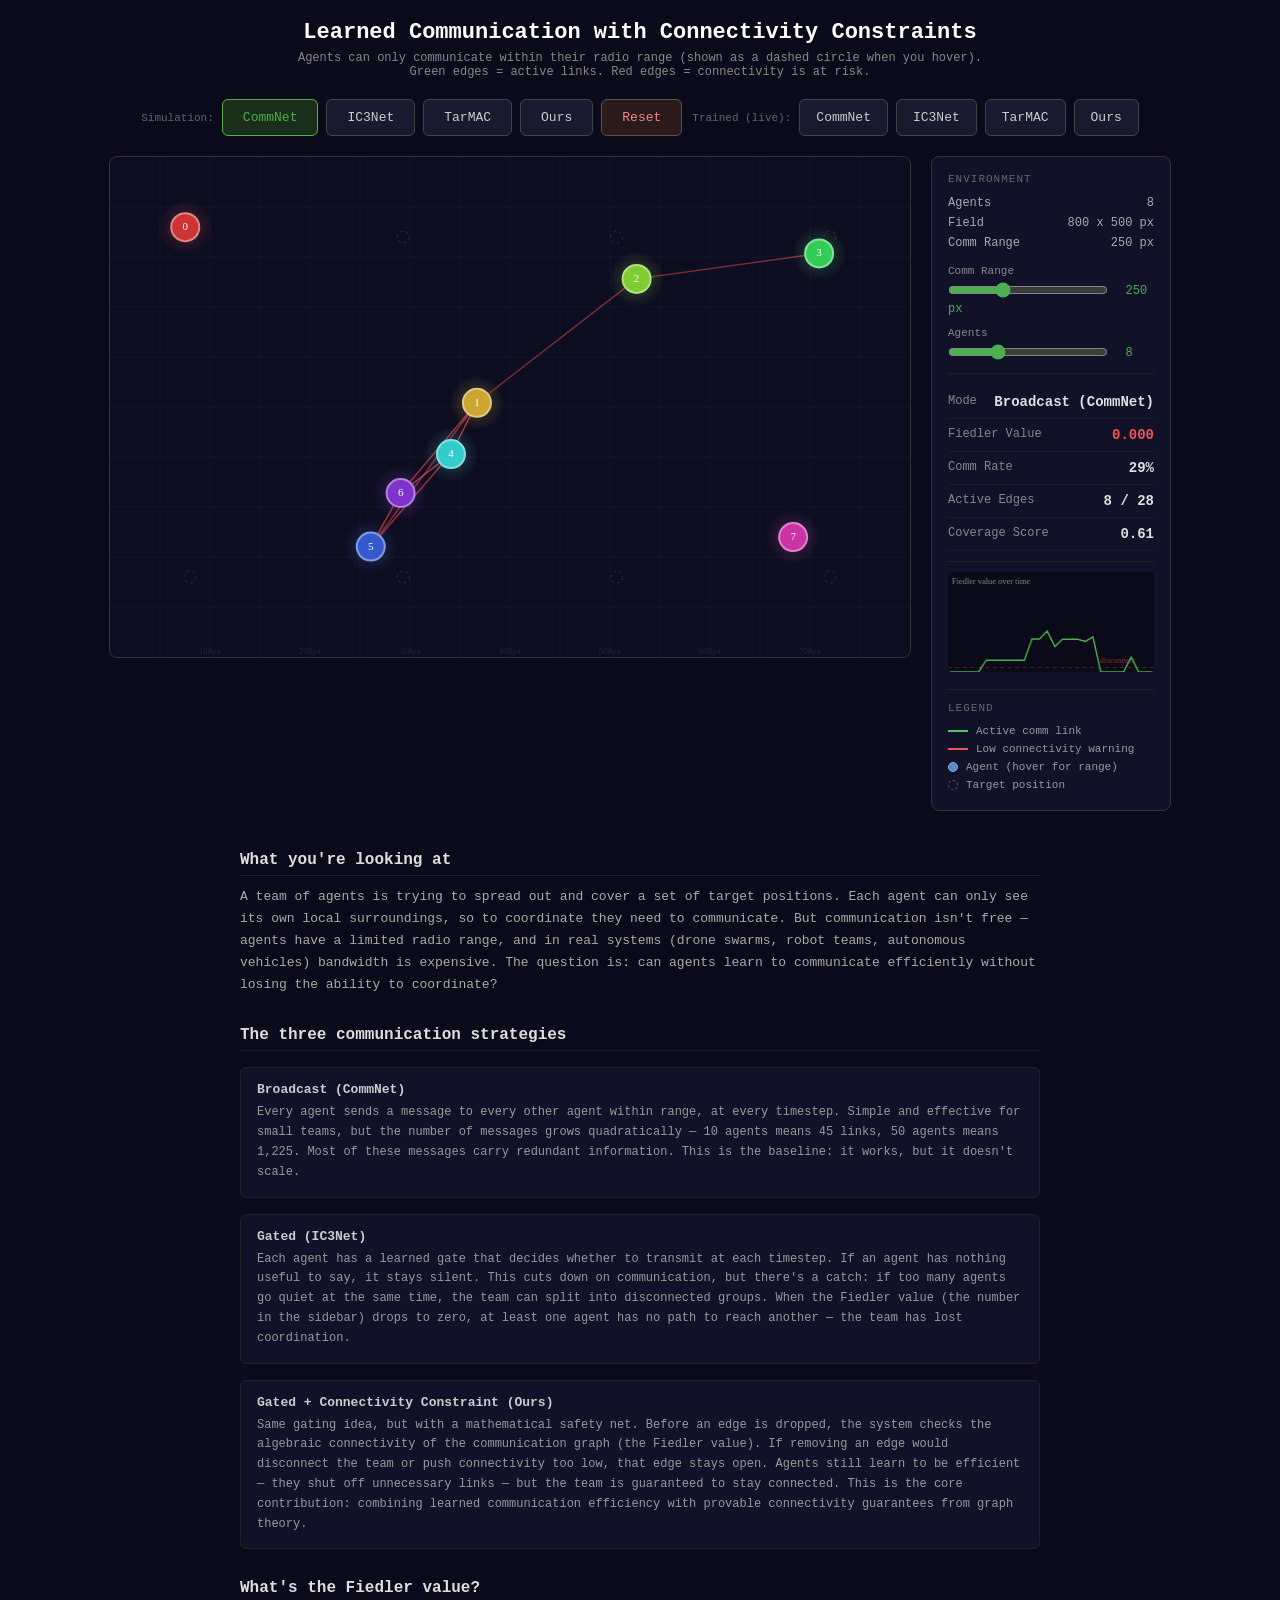
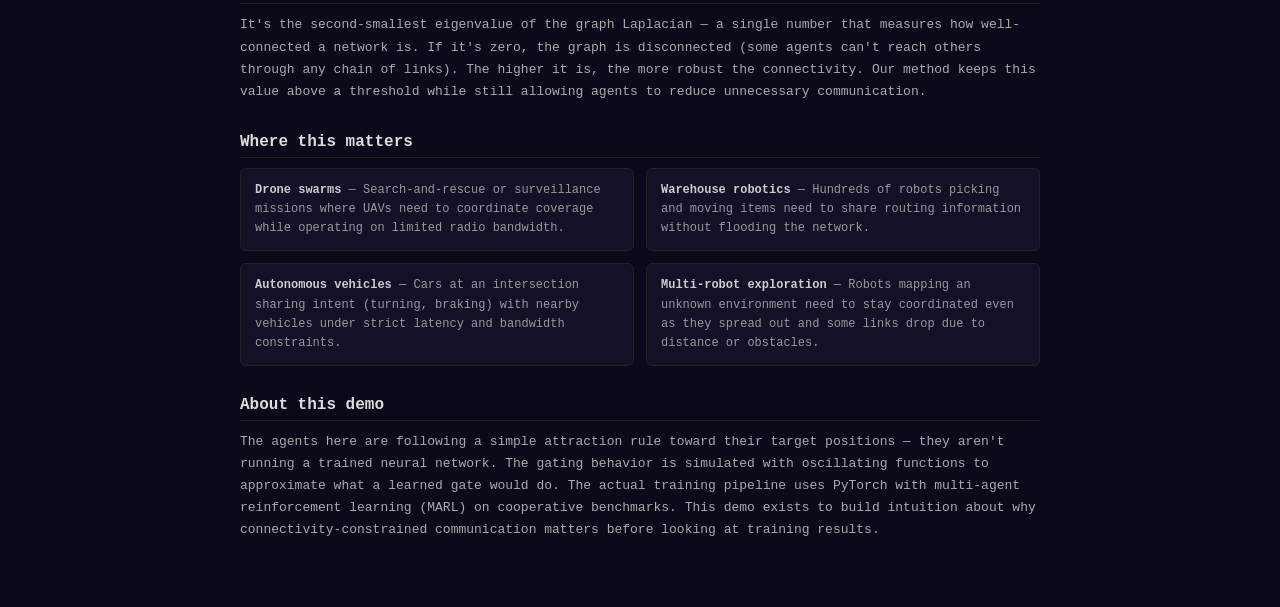
<file: demo/index.html>
<!DOCTYPE html>
<html lang="en">
<head>
    <meta charset="UTF-8">
    <meta name="viewport" content="width=device-width, initial-scale=1.0">
    <title>MARL Communication Demo</title>
    <link rel="stylesheet" href="style.css">
</head>
<body>
    <div id="header">
        <h1>Learned Communication with Connectivity Constraints</h1>
        <p>Agents can only communicate within their radio range (shown as a dashed circle when you hover). Green edges = active links. Red edges = connectivity is at risk.</p>
    </div>

    <div id="controls">
        <div class="control-group">
            <span class="control-label">Simulation:</span>
            <button id="btn-broadcast" class="mode-btn active" onclick="setMode('broadcast')">CommNet</button>
            <button id="btn-gated" class="mode-btn" onclick="setMode('gated')">IC3Net</button>
            <button id="btn-tarmac-sim" class="mode-btn" onclick="setMode('tarmac_sim')">TarMAC</button>
            <button id="btn-ours" class="mode-btn" onclick="setMode('ours')">Ours</button>
            <button id="btn-reset" class="reset-btn" onclick="resetAgents()">Reset</button>
        </div>
        <div class="control-group">
            <span class="control-label">Trained (live):</span>
            <button id="btn-live-commnet" class="live-btn" onclick="startLive('commnet')">CommNet</button>
            <button id="btn-live-ic3net" class="live-btn" onclick="startLive('ic3net')">IC3Net</button>
            <button id="btn-live-tarmac" class="live-btn" onclick="startLive('tarmac')">TarMAC</button>
            <button id="btn-live-gated_attn" class="live-btn" onclick="startLive('gated_attn')">Ours</button>
        </div>
    </div>

    <div id="main">
        <div id="canvas-container">
            <canvas id="canvas" width="800" height="500"></canvas>
        </div>
        <div id="stats">
            <div id="env-info">
                <div class="info-title">Environment</div>
                <div class="info-row">
                    <span>Agents</span><span id="info-agents">8</span>
                </div>
                <div class="info-row">
                    <span>Field</span><span>800 x 500 px</span>
                </div>
                <div class="info-row">
                    <span>Comm Range</span><span id="info-range">250 px</span>
                </div>
            </div>

            <div class="slider-group">
                <label for="range-slider">Comm Range</label>
                <input type="range" id="range-slider" min="80" max="600" value="250" oninput="updateRange(this.value)">
                <span id="range-value">250 px</span>
            </div>

            <div class="slider-group">
                <label for="agent-slider">Agents</label>
                <input type="range" id="agent-slider" min="3" max="20" value="8" oninput="updateAgentCount(this.value)">
                <span id="agent-value">8</span>
            </div>

            <div class="divider"></div>

            <div class="stat">
                <span class="stat-label">Mode</span>
                <span class="stat-value" id="stat-mode">Broadcast</span>
            </div>
            <div class="stat">
                <span class="stat-label">Fiedler Value</span>
                <span class="stat-value" id="stat-fiedler">—</span>
            </div>
            <div class="stat">
                <span class="stat-label">Comm Rate</span>
                <span class="stat-value" id="stat-comm">—</span>
            </div>
            <div class="stat">
                <span class="stat-label">Active Edges</span>
                <span class="stat-value" id="stat-edges">—</span>
            </div>
            <div class="stat">
                <span class="stat-label">Coverage Score</span>
                <span class="stat-value" id="stat-coverage">—</span>
            </div>
            <div id="fiedler-history">
                <canvas id="fiedler-chart" width="220" height="100"></canvas>
            </div>

            <div class="divider"></div>
            <div id="legend">
                <div class="legend-title">Legend</div>
                <div class="legend-item"><span class="legend-line green"></span> Active comm link</div>
                <div class="legend-item"><span class="legend-line red"></span> Low connectivity warning</div>
                <div class="legend-item"><span class="legend-circle"></span> Agent (hover for range)</div>
                <div class="legend-item"><span class="legend-target"></span> Target position</div>
            </div>
        </div>
    </div>

    <div id="explainer">
        <div class="section">
            <h2>What you're looking at</h2>
            <p>A team of agents is trying to spread out and cover a set of target positions. Each agent can only see its own local surroundings, so to coordinate they need to communicate. But communication isn't free — agents have a limited radio range, and in real systems (drone swarms, robot teams, autonomous vehicles) bandwidth is expensive. The question is: can agents learn to communicate efficiently without losing the ability to coordinate?</p>
        </div>

        <div class="section">
            <h2>The three communication strategies</h2>

            <div class="method">
                <h3>Broadcast (CommNet)</h3>
                <p>Every agent sends a message to every other agent within range, at every timestep. Simple and effective for small teams, but the number of messages grows quadratically — 10 agents means 45 links, 50 agents means 1,225. Most of these messages carry redundant information. This is the baseline: it works, but it doesn't scale.</p>
            </div>

            <div class="method">
                <h3>Gated (IC3Net)</h3>
                <p>Each agent has a learned gate that decides whether to transmit at each timestep. If an agent has nothing useful to say, it stays silent. This cuts down on communication, but there's a catch: if too many agents go quiet at the same time, the team can split into disconnected groups. When the Fiedler value (the number in the sidebar) drops to zero, at least one agent has no path to reach another — the team has lost coordination.</p>
            </div>

            <div class="method">
                <h3>Gated + Connectivity Constraint (Ours)</h3>
                <p>Same gating idea, but with a mathematical safety net. Before an edge is dropped, the system checks the algebraic connectivity of the communication graph (the Fiedler value). If removing an edge would disconnect the team or push connectivity too low, that edge stays open. Agents still learn to be efficient — they shut off unnecessary links — but the team is guaranteed to stay connected. This is the core contribution: combining learned communication efficiency with provable connectivity guarantees from graph theory.</p>
            </div>
        </div>

        <div class="section">
            <h2>What's the Fiedler value?</h2>
            <p>It's the second-smallest eigenvalue of the graph Laplacian — a single number that measures how well-connected a network is. If it's zero, the graph is disconnected (some agents can't reach others through any chain of links). The higher it is, the more robust the connectivity. Our method keeps this value above a threshold while still allowing agents to reduce unnecessary communication.</p>
        </div>

        <div class="section">
            <h2>Where this matters</h2>
            <div class="use-cases">
                <div class="use-case">
                    <strong>Drone swarms</strong> — Search-and-rescue or surveillance missions where UAVs need to coordinate coverage while operating on limited radio bandwidth.
                </div>
                <div class="use-case">
                    <strong>Warehouse robotics</strong> — Hundreds of robots picking and moving items need to share routing information without flooding the network.
                </div>
                <div class="use-case">
                    <strong>Autonomous vehicles</strong> — Cars at an intersection sharing intent (turning, braking) with nearby vehicles under strict latency and bandwidth constraints.
                </div>
                <div class="use-case">
                    <strong>Multi-robot exploration</strong> — Robots mapping an unknown environment need to stay coordinated even as they spread out and some links drop due to distance or obstacles.
                </div>
            </div>
        </div>

        <div class="section">
            <h2>About this demo</h2>
            <p>The agents here are following a simple attraction rule toward their target positions — they aren't running a trained neural network. The gating behavior is simulated with oscillating functions to approximate what a learned gate would do. The actual training pipeline uses PyTorch with multi-agent reinforcement learning (MARL) on cooperative benchmarks. This demo exists to build intuition about why connectivity-constrained communication matters before looking at training results.</p>
        </div>
    </div>

    <script src="nn.js"></script>
    <script src="main.js"></script>
</body>
</html>
</file>
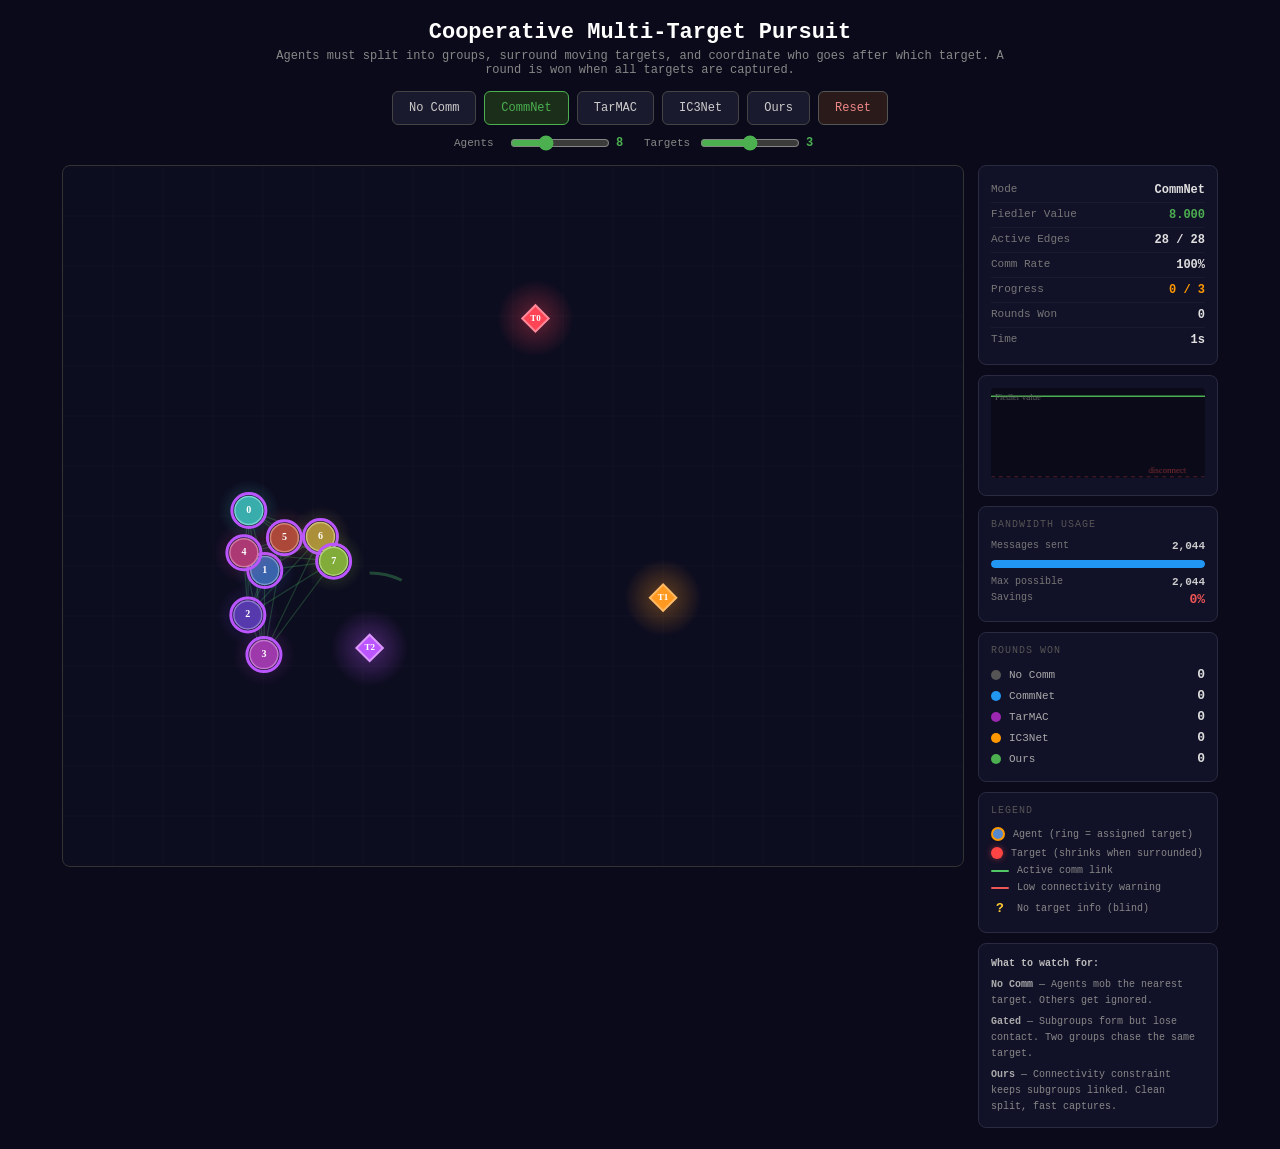
<file: demo/pursuit.html>
<!DOCTYPE html>
<html lang="en">
<head>
    <meta charset="UTF-8">
    <meta name="viewport" content="width=device-width, initial-scale=1.0">
    <title>Cooperative Pursuit — Communication Demo</title>
    <link rel="stylesheet" href="pursuit.css">
</head>
<body>
    <div id="header">
        <h1>Cooperative Multi-Target Pursuit</h1>
        <p>Agents must split into groups, surround moving targets, and coordinate who goes after which target. A round is won when all targets are captured.</p>
    </div>

    <div id="controls">
        <div class="control-row">
            <button id="btn-none" class="mode-btn" onclick="setMode('none')">No Comm</button>
            <button id="btn-broadcast" class="mode-btn active" onclick="setMode('broadcast')">CommNet</button>
            <button id="btn-tarmac" class="mode-btn" onclick="setMode('tarmac')">TarMAC</button>
            <button id="btn-gated" class="mode-btn" onclick="setMode('gated')">IC3Net</button>
            <button id="btn-ours" class="mode-btn" onclick="setMode('ours')">Ours</button>
            <button id="btn-reset" class="reset-btn" onclick="resetSim()">Reset</button>
        </div>
        <div class="control-row">
            <div class="slider-group">
                <label>Agents</label>
                <input type="range" id="slider-agents" min="4" max="16" value="8" oninput="updateAgentCount(this.value)">
                <span id="val-agents">8</span>
            </div>
            <div class="slider-group">
                <label>Targets</label>
                <input type="range" id="slider-targets" min="1" max="5" value="3" oninput="updateTargetCount(this.value)">
                <span id="val-targets">3</span>
            </div>
        </div>
    </div>

    <div id="main">
        <canvas id="canvas" width="900" height="700"></canvas>
        <div id="sidebar">
            <div id="status-box">
                <div class="status-row">
                    <span class="status-label">Mode</span>
                    <span class="status-value" id="stat-mode">Broadcast</span>
                </div>
                <div class="status-row">
                    <span class="status-label">Fiedler Value</span>
                    <span class="status-value" id="stat-fiedler">—</span>
                </div>
                <div class="status-row">
                    <span class="status-label">Active Edges</span>
                    <span class="status-value" id="stat-edges">—</span>
                </div>
                <div class="status-row">
                    <span class="status-label">Comm Rate</span>
                    <span class="status-value" id="stat-comm">—</span>
                </div>
                <div class="status-row">
                    <span class="status-label">Progress</span>
                    <span class="status-value" id="stat-encircle">—</span>
                </div>
                <div class="status-row">
                    <span class="status-label">Rounds Won</span>
                    <span class="status-value" id="stat-captures">0</span>
                </div>
                <div class="status-row">
                    <span class="status-label">Time</span>
                    <span class="status-value" id="stat-time">0s</span>
                </div>
            </div>

            <div id="fiedler-box">
                <canvas id="fiedler-chart" width="220" height="90"></canvas>
            </div>

            <div id="bandwidth-box">
                <div class="bw-title">Bandwidth Usage</div>
                <div class="bw-bar-row">
                    <span class="bw-label">Messages sent</span>
                    <span class="bw-value" id="bw-total">0</span>
                </div>
                <div class="bw-bar-container">
                    <div class="bw-bar" id="bw-bar-fill"></div>
                </div>
                <div class="bw-bar-row">
                    <span class="bw-label">Max possible</span>
                    <span class="bw-value" id="bw-max">0</span>
                </div>
                <div class="bw-bar-row">
                    <span class="bw-label">Savings</span>
                    <span class="bw-value bw-savings" id="bw-savings">0%</span>
                </div>
            </div>

            <div id="scoreboard">
                <div class="score-title">Rounds Won</div>
                <div class="score-row"><span class="score-dot none"></span> No Comm <span class="score-val" id="score-none">0</span></div>
                <div class="score-row"><span class="score-dot broadcast"></span> CommNet <span class="score-val" id="score-broadcast">0</span></div>
                <div class="score-row"><span class="score-dot tarmac"></span> TarMAC <span class="score-val" id="score-tarmac">0</span></div>
                <div class="score-row"><span class="score-dot gated"></span> IC3Net <span class="score-val" id="score-gated">0</span></div>
                <div class="score-row"><span class="score-dot ours"></span> Ours <span class="score-val" id="score-ours">0</span></div>
            </div>

            <div id="legend-box">
                <div class="legend-title">Legend</div>
                <div class="legend-row"><span class="legend-icon agent-icon"></span> Agent (ring = assigned target)</div>
                <div class="legend-row"><span class="legend-icon target-icon"></span> Target (shrinks when surrounded)</div>
                <div class="legend-row"><span class="legend-icon edge-green"></span> Active comm link</div>
                <div class="legend-row"><span class="legend-icon edge-red"></span> Low connectivity warning</div>
                <div class="legend-row"><span class="legend-icon question-icon">?</span> No target info (blind)</div>
            </div>

            <div id="explainer-mini">
                <p><strong>What to watch for:</strong></p>
                <p><em>No Comm</em> — Agents mob the nearest target. Others get ignored.</p>
                <p><em>Gated</em> — Subgroups form but lose contact. Two groups chase the same target.</p>
                <p><em>Ours</em> — Connectivity constraint keeps subgroups linked. Clean split, fast captures.</p>
            </div>
        </div>
    </div>

    <script src="pursuit.js"></script>
</body>
</html>
</file>
<file: demo/style.css>
* {
    margin: 0;
    padding: 0;
    box-sizing: border-box;
}

body {
    background: #0a0a1a;
    color: #e0e0e0;
    font-family: 'Menlo', 'Consolas', monospace;
    padding: 20px;
}

#header {
    text-align: center;
    margin-bottom: 20px;
}

#header h1 {
    font-size: 22px;
    color: #ffffff;
    margin-bottom: 6px;
}

#header p {
    font-size: 12px;
    color: #888;
    max-width: 700px;
    margin: 0 auto;
}

#controls {
    display: flex;
    justify-content: center;
    gap: 10px;
    margin-bottom: 20px;
}

.mode-btn {
    padding: 10px 20px;
    border: 1px solid #444;
    background: #1a1a2e;
    color: #ccc;
    cursor: pointer;
    border-radius: 6px;
    font-family: inherit;
    font-size: 13px;
    transition: all 0.2s;
}

.mode-btn:hover {
    border-color: #666;
    background: #252540;
}

.mode-btn.active {
    border-color: #4CAF50;
    color: #4CAF50;
    background: #1a2e1a;
}

.reset-btn {
    padding: 10px 20px;
    border: 1px solid #555;
    background: #2a1a1a;
    color: #e88;
    cursor: pointer;
    border-radius: 6px;
    font-family: inherit;
    font-size: 13px;
}

.reset-btn:hover {
    background: #3a2020;
}

.control-group {
    display: flex;
    align-items: center;
    gap: 8px;
}

.control-label {
    font-size: 11px;
    color: #666;
    min-width: 60px;
}

.replay-btn {
    padding: 10px 16px;
    border: 1px solid #444;
    background: #1a1a2e;
    color: #ccc;
    cursor: pointer;
    border-radius: 6px;
    font-family: inherit;
    font-size: 13px;
    transition: all 0.2s;
}

.replay-btn:hover {
    border-color: #FF9800;
    background: #2e2a1a;
}

.replay-btn.active {
    border-color: #FF9800;
    color: #FF9800;
    background: #2e2a1a;
}

.live-btn {
    padding: 10px 16px;
    border: 1px solid #444;
    background: #1a1a2e;
    color: #ccc;
    cursor: pointer;
    border-radius: 6px;
    font-family: inherit;
    font-size: 13px;
    transition: all 0.2s;
}

.live-btn:hover {
    border-color: #00BCD4;
    background: #1a2a2e;
}

.live-btn.active {
    border-color: #00BCD4;
    color: #00BCD4;
    background: #1a2a2e;
}

#main {
    display: flex;
    justify-content: center;
    gap: 20px;
    align-items: flex-start;
}

#canvas-container {
    position: relative;
}

#canvas {
    border: 1px solid #333;
    border-radius: 8px;
    background: #0d0d20;
    cursor: crosshair;
}

#stats {
    width: 240px;
    background: #111128;
    border: 1px solid #333;
    border-radius: 8px;
    padding: 16px;
}

#env-info {
    margin-bottom: 12px;
}

.info-title, .legend-title {
    font-size: 11px;
    color: #666;
    text-transform: uppercase;
    letter-spacing: 1px;
    margin-bottom: 8px;
}

.info-row {
    display: flex;
    justify-content: space-between;
    font-size: 12px;
    padding: 3px 0;
    color: #aaa;
}

.slider-group {
    margin-bottom: 10px;
}

.slider-group label {
    display: block;
    font-size: 11px;
    color: #888;
    margin-bottom: 4px;
}

.slider-group input[type="range"] {
    width: 160px;
    vertical-align: middle;
    accent-color: #4CAF50;
}

.slider-group span {
    font-size: 12px;
    color: #4CAF50;
    margin-left: 8px;
}

.divider {
    height: 1px;
    background: #222;
    margin: 12px 0;
}

.stat {
    display: flex;
    justify-content: space-between;
    padding: 8px 0;
    border-bottom: 1px solid #1a1a30;
}

.stat:last-of-type {
    border-bottom: none;
}

.stat-label {
    color: #888;
    font-size: 12px;
}

.stat-value {
    font-size: 14px;
    font-weight: bold;
}

#fiedler-history {
    margin-top: 10px;
    padding-top: 10px;
    border-top: 1px solid #222;
}

#fiedler-chart {
    width: 100%;
    height: 100px;
    border-radius: 4px;
    background: #0a0a18;
}

#legend {
    font-size: 11px;
}

.legend-item {
    display: flex;
    align-items: center;
    gap: 8px;
    padding: 3px 0;
    color: #999;
}

.legend-line {
    display: inline-block;
    width: 20px;
    height: 2px;
}

.legend-line.green {
    background: #50c864;
}

.legend-line.red {
    background: #e55;
}

.legend-circle {
    display: inline-block;
    width: 10px;
    height: 10px;
    border-radius: 50%;
    background: #5588cc;
    border: 1px solid #88aadd;
}

.legend-target {
    display: inline-block;
    width: 10px;
    height: 10px;
    border-radius: 50%;
    border: 1px dashed rgba(255,255,255,0.3);
}

/* --- Explainer section --- */

#explainer {
    max-width: 820px;
    margin: 40px auto 0;
    padding: 0 10px;
}

#explainer .section {
    margin-bottom: 30px;
}

#explainer h2 {
    font-size: 16px;
    color: #ddd;
    margin-bottom: 10px;
    padding-bottom: 6px;
    border-bottom: 1px solid #222;
}

#explainer p {
    font-size: 13px;
    color: #aaa;
    line-height: 1.7;
}

#explainer .method {
    margin: 16px 0;
    padding: 14px 16px;
    background: #111128;
    border: 1px solid #222;
    border-radius: 6px;
}

#explainer .method h3 {
    font-size: 13px;
    color: #ccc;
    margin-bottom: 6px;
}

#explainer .method p {
    font-size: 12px;
    color: #999;
    line-height: 1.65;
}

.use-cases {
    display: grid;
    grid-template-columns: 1fr 1fr;
    gap: 12px;
    margin-top: 10px;
}

.use-case {
    padding: 12px 14px;
    background: #111128;
    border: 1px solid #222;
    border-radius: 6px;
    font-size: 12px;
    color: #999;
    line-height: 1.6;
}

.use-case strong {
    color: #ccc;
}
</file>
<file: demo/pursuit.css>
* { margin: 0; padding: 0; box-sizing: border-box; }

body {
    background: #0a0a1a;
    color: #e0e0e0;
    font-family: 'Menlo', 'Consolas', monospace;
    padding: 20px;
}

#header { text-align: center; margin-bottom: 14px; }
#header h1 { font-size: 22px; color: #fff; margin-bottom: 4px; }
#header p { font-size: 12px; color: #888; max-width: 750px; margin: 0 auto; }

#controls {
    display: flex; flex-direction: column; align-items: center; gap: 10px; margin-bottom: 14px;
}

.control-row {
    display: flex; justify-content: center; gap: 8px; flex-wrap: wrap; align-items: center;
}

.mode-btn {
    padding: 9px 16px; border: 1px solid #444; background: #1a1a2e;
    color: #ccc; cursor: pointer; border-radius: 6px;
    font-family: inherit; font-size: 12px; transition: all 0.2s;
}
.mode-btn:hover { border-color: #666; background: #252540; }
.mode-btn.active { border-color: #4CAF50; color: #4CAF50; background: #1a2e1a; }

.reset-btn {
    padding: 9px 16px; border: 1px solid #555; background: #2a1a1a;
    color: #e88; cursor: pointer; border-radius: 6px;
    font-family: inherit; font-size: 12px;
}
.reset-btn:hover { background: #3a2020; }

.slider-group {
    display: flex; align-items: center; gap: 6px;
}
.slider-group label {
    font-size: 11px; color: #888; min-width: 50px;
}
.slider-group input[type="range"] {
    width: 100px; accent-color: #4CAF50;
}
.slider-group span {
    font-size: 12px; color: #4CAF50; font-weight: bold; min-width: 20px;
}

#main { display: flex; justify-content: center; gap: 14px; align-items: flex-start; }

#canvas { border: 1px solid #333; border-radius: 8px; background: #0d0d20; }

#sidebar { width: 240px; display: flex; flex-direction: column; gap: 10px; }

#status-box, #fiedler-box, #scoreboard, #legend-box, #explainer-mini {
    background: #111128; border: 1px solid #2a2a40; border-radius: 8px; padding: 12px;
}

.status-row {
    display: flex; justify-content: space-between; padding: 5px 0; border-bottom: 1px solid #1a1a30;
}
.status-row:last-child { border-bottom: none; }
.status-label { color: #777; font-size: 11px; }
.status-value { font-size: 12px; font-weight: bold; }

#fiedler-chart { width: 100%; height: 90px; border-radius: 4px; background: #0a0a18; }

#bandwidth-box {
    background: #111128; border: 1px solid #2a2a40; border-radius: 8px; padding: 12px;
}
.bw-title { font-size: 10px; color: #555; text-transform: uppercase; letter-spacing: 1px; margin-bottom: 8px; }
.bw-bar-row { display: flex; justify-content: space-between; padding: 2px 0; }
.bw-label { font-size: 10px; color: #777; }
.bw-value { font-size: 11px; color: #ccc; font-weight: bold; }
.bw-savings { color: #4CAF50; font-size: 13px; }
.bw-bar-container {
    height: 8px; background: #1a1a30; border-radius: 4px; margin: 6px 0; overflow: hidden;
}
.bw-bar {
    height: 100%; border-radius: 4px; transition: width 0.3s; background: #4CAF50;
}

.score-title, .legend-title { font-size: 10px; color: #555; text-transform: uppercase; letter-spacing: 1px; margin-bottom: 8px; }
.score-row { display: flex; align-items: center; gap: 8px; padding: 3px 0; font-size: 11px; color: #aaa; }
.score-val { margin-left: auto; font-weight: bold; color: #ddd; font-size: 13px; }
.score-dot { width: 10px; height: 10px; border-radius: 50%; }
.score-dot.none { background: #555; }
.score-dot.broadcast { background: #2196F3; }
.score-dot.tarmac { background: #9C27B0; }
.score-dot.gated { background: #FF9800; }
.score-dot.ours { background: #4CAF50; }

.legend-row { display: flex; align-items: center; gap: 8px; padding: 3px 0; font-size: 10px; color: #888; }
.legend-icon { width: 18px; height: 18px; display: flex; align-items: center; justify-content: center; flex-shrink: 0; }
.agent-icon { width: 14px; height: 14px; border-radius: 50%; background: #5588cc; border: 2px solid #ff9900; }
.target-icon { width: 12px; height: 12px; border-radius: 50%; background: #ff4444; box-shadow: 0 0 6px rgba(255,68,68,0.5); }
.edge-green { width: 18px; height: 2px; background: #50c864; border-radius: 1px; }
.edge-red { width: 18px; height: 2px; background: #e55; border-radius: 1px; }
.question-icon { color: #ffcc33; font-size: 13px; font-weight: bold; }

#explainer-mini p { font-size: 10px; color: #888; line-height: 1.6; margin-bottom: 5px; }
#explainer-mini p:last-child { margin-bottom: 0; }
#explainer-mini strong { color: #bbb; }
#explainer-mini em { color: #aaa; font-style: normal; font-weight: bold; }
</file>
